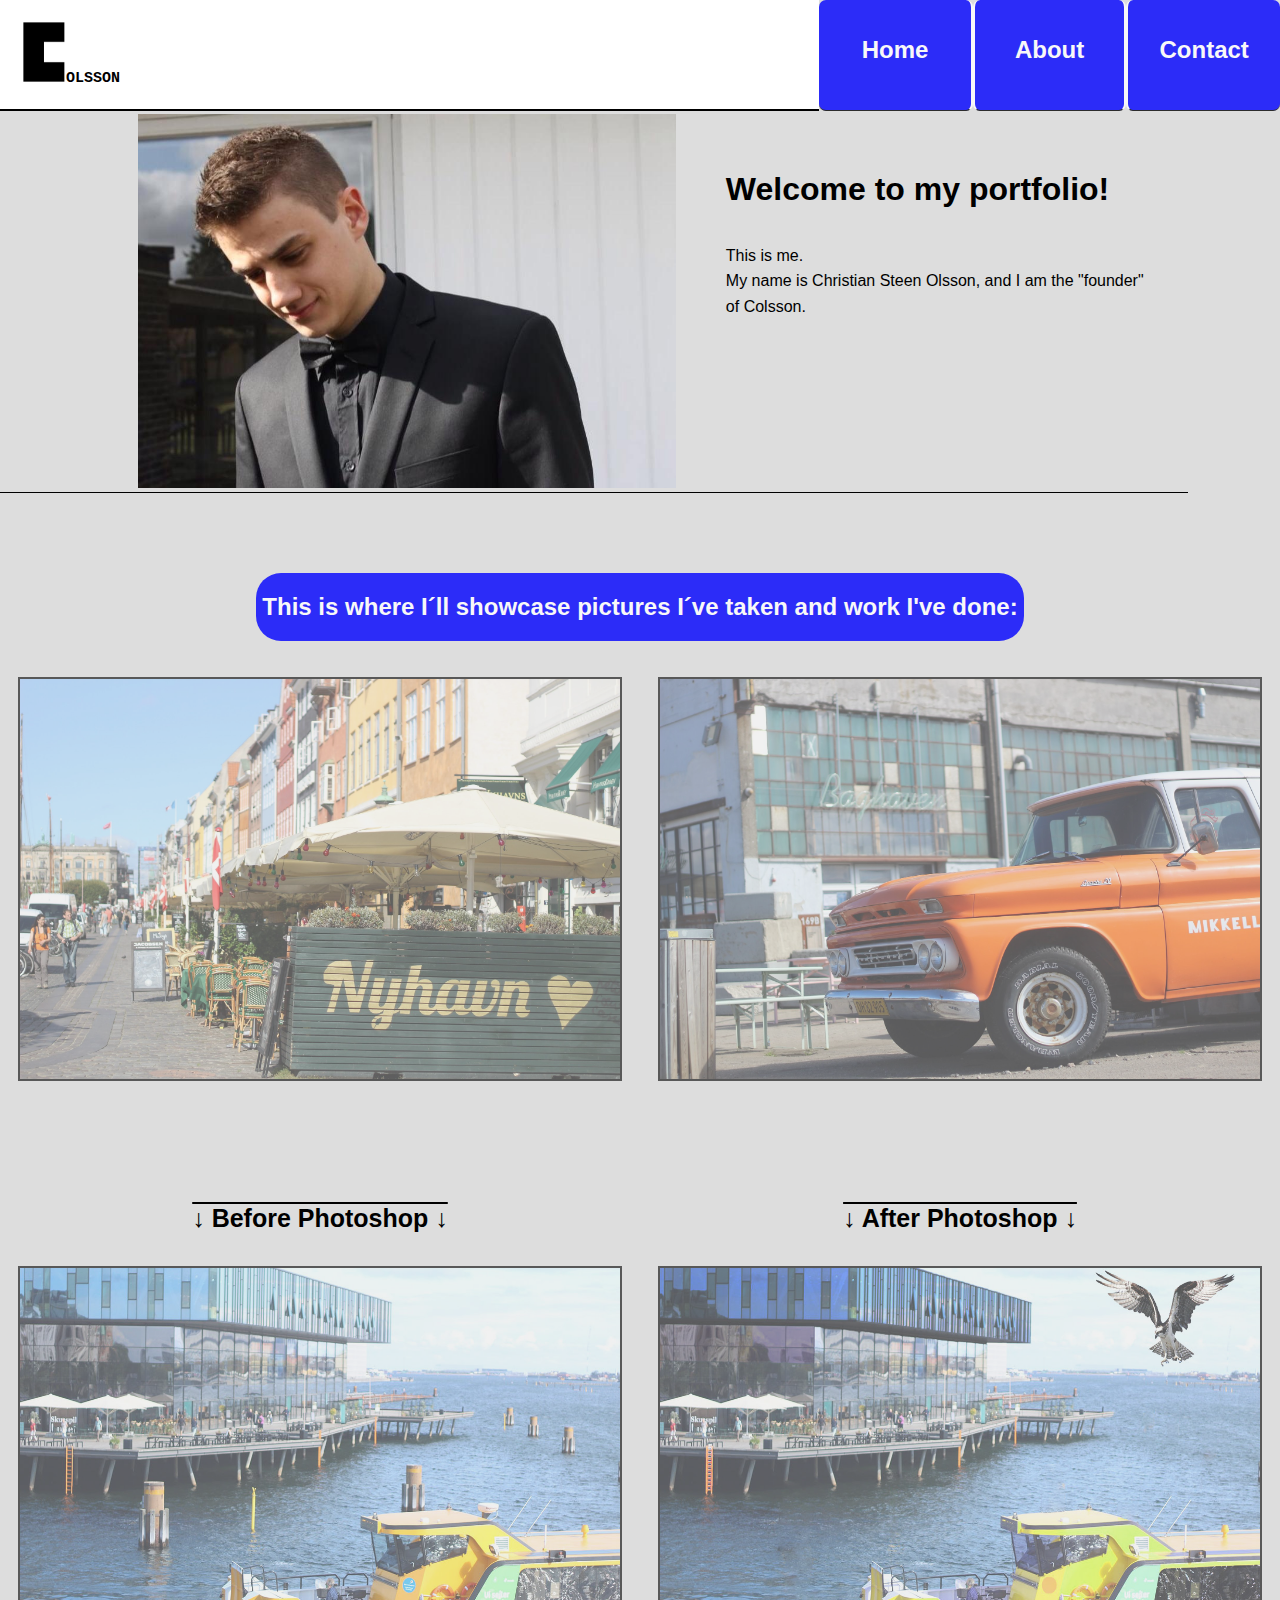
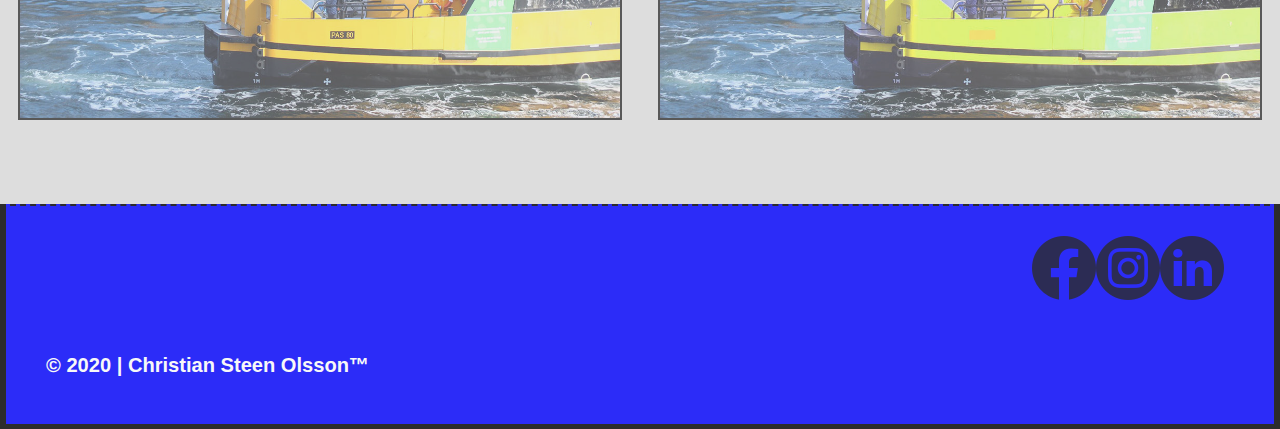
<file: index.html>
<!DOCTYPE html>
<html lang="en">
<head>
    <meta charset="UTF-8">
    <meta name="viewport" content="width=device-width, initial-scale=1">
    <title>Colsson</title>
    <link rel="stylesheet" href="main.css">
</head>
<body>
    <div class="flex-container">
        <div class="logo">
            <p><a href="index.html"><img class="loggo" src="img/loggo.png" alt="logo_capital_c"></a>OLSSON</p>
        </div>
        <div class="hjem">
            <p><a href="index.html">Home</a></p>
        </div>
        <div class="about">
            <p><a href="abouts.html">About</a></p>
        </div>
        <div class="contact">
            <p><a href="contacts.html">Contact</a></p>
        </div>
        <div class="portrait_div">
            <img class="portrait" src="img/renamed_portrait.jpg" alt="Picture of me, Christian Steen Olsson">
        </div>
        <div class="h1_div">
            <H1 class="welcome">Welcome to my portfolio!</H1>
            <p class="small_text">This is me. <br> My name is Christian Steen Olsson, and I am the "founder" of Colsson.</p>
        </div>
        <div class="empty_div"></div>
        <div class="filler_div"></div>
        <div class="showing_off">
            <H2>This is where I´ll showcase pictures I´ve taken and work I've done:</H2>
        </div>
        <div class="filler_div"></div>
        <div class="nyhavn_div">
            <a href="nyhavn.html" target="_blank"><img class="photo" src="img/nyhavn.jpg" alt="Picture of Nyhavn"></a>
        </div>
        <div class="mikkeller_div">
            <a href="bil.html" target="_blank"><img class="photo" src="img/bil.jpg" alt="Picture of orange car"></a>
        </div>
        <div class="before_ps">
            <h4 class="photo_header">↓ Before Photoshop ↓</h4>
            <a href="original_no_edits.html" target="_blank"><img class="photo" src="img/original.jpg" alt="unedited pic"></a>
        </div>
        <div class="after_ps">
            <h4 class="photo_header">↓ After Photoshop ↓</h4>
            <a href="final_edited.html" target="_blank"><img class="photo" src="img/os_edit.jpg" alt="edited pic"></a>
        </div>
        <footer class="bottom">
            <p class="social_media_links">
                <a class="fb" href="https://www.facebook.com/" target="_blank"><img src="img/fb.png" alt="facebook icon"></a><a class="insta" href="https://www.instagram.com/" target="_blank"><img src="img/insta.png" alt="instagram icon"></a><a class="link" href="https://www.linkedin.com/" target="_blank"><img src="img/link.png" alt="LinkedIn icon"></a>
            </p>
            <h6>&copy; 2020 | Christian Steen Olsson&trade;</h6>
        </footer>
    </div>
</body>
</html>
</file>
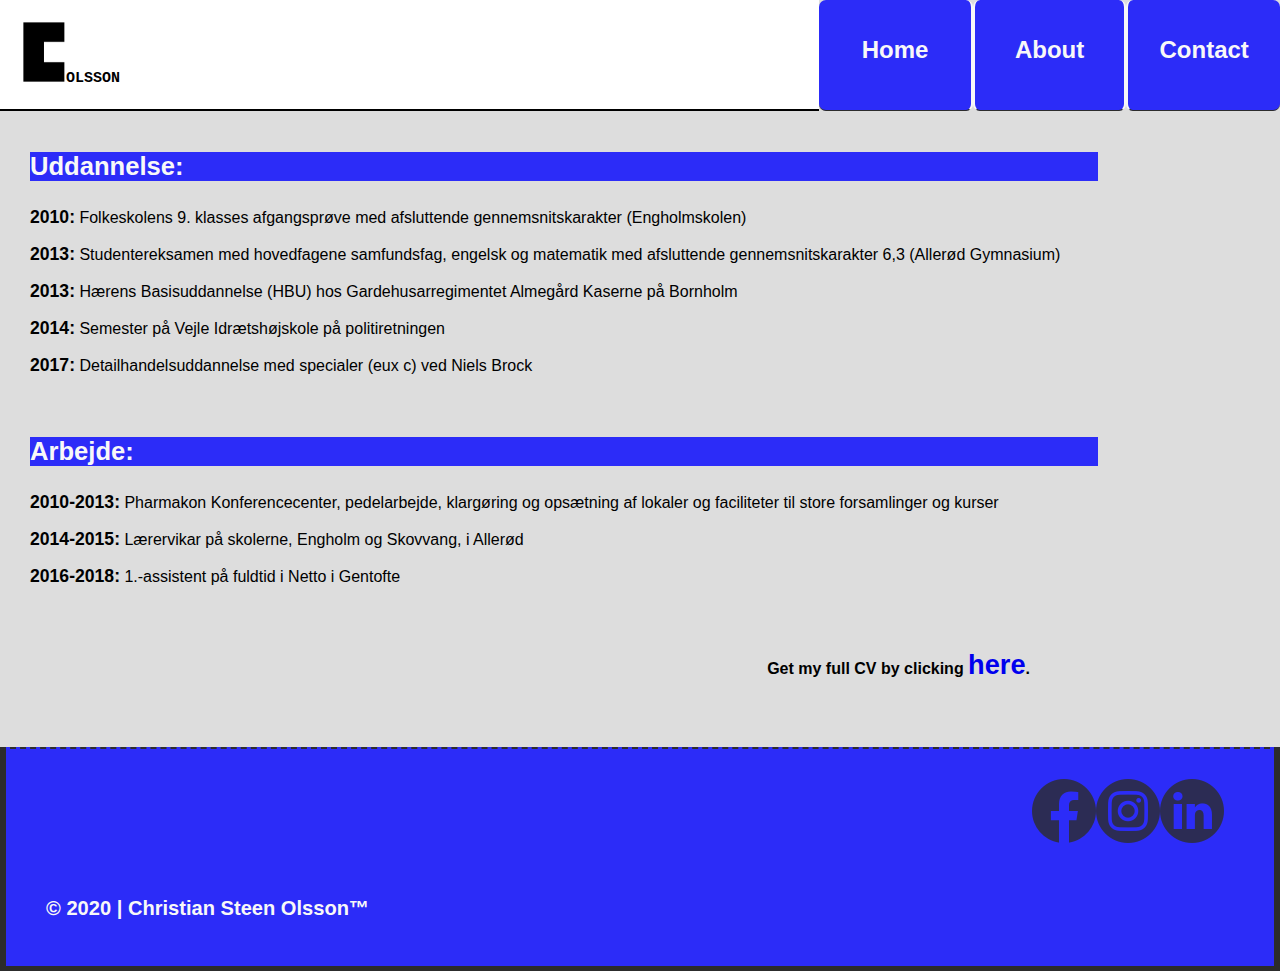
<file: abouts.html>
<!DOCTYPE html>
<html lang="en">
<head>
    <meta charset="UTF-8">
    <meta name="viewport" content="width=device-width, initial-scale=1">
    <title>About me</title>
    <link rel="stylesheet" href="main.css">
</head>
<body>
    <div class="flex-container">
        <div class="logo">
            <p><a href="index.html"><img class="loggo" src="img/loggo.png" alt="logo_capital_c"></a>OLSSON</p>
        </div>
        <div class="hjem">
            <p><a href="index.html">Home</a></p>
        </div>
        <div class="about">
            <p><a href="abouts.html">About</a></p>
        </div>
        <div class="contact">
            <p><a href="contacts.html">Contact</a></p>
        </div>
        <section class="uddannelses_sektionen">
            <h3>Uddannelse:</h3>
            <p><strong class="normale">2010:</strong> Folkeskolens 9. klasses afgangsprøve med afsluttende gennemsnitskarakter (Engholmskolen)</p>
            <p><strong class="normale">2013:</strong> Studentereksamen med hovedfagene samfundsfag, engelsk og matematik med afsluttende gennemsnitskarakter 6,3 (Allerød Gymnasium)</p>
            <p><strong class="normale">2013:</strong> Hærens Basisuddannelse (HBU) hos Gardehusarregimentet Almegård Kaserne på Bornholm</p>
            <p><strong class="normale">2014:</strong> Semester på Vejle Idrætshøjskole på politiretningen</p>
            <p><strong class="normale">2017:</strong> Detailhandelsuddannelse med specialer (eux c) ved Niels Brock</p>
        </section>
        <section class="arbejds_sektionen">
            <h3>Arbejde:</h3>
            <p><strong class="normale">2010-2013:</strong> Pharmakon Konferencecenter, pedelarbejde, klargøring og opsætning af lokaler og faciliteter til store forsamlinger og kurser</p>
            <p><strong class="normale">2014-2015:</strong> Lærervikar på skolerne, Engholm og Skovvang, i Allerød</p>
            <p><strong class="normale">2016-2018:</strong> 1.-assistent på fuldtid i Netto i Gentofte</p>
        </section>
        <div class="extra_line">
            <p>Get my full CV by clicking <a href="pdf/christian_steen_olsson_2020_cv.pdf">here</a>.</p>
        </div>
        <footer class="bottom">
            <p class="social_media_links">
                <a class="fb" href="https://www.facebook.com/" target="_blank"><img src="img/fb.png" alt="facebook icon"></a><a class="insta" href="https://www.instagram.com/" target="_blank"><img src="img/insta.png" alt="instagram icon"></a><a class="link" href="https://www.linkedin.com/" target="_blank"><img src="img/link.png" alt="LinkedIn icon"></a>
            </p>
            <h6>&copy; 2020 | Christian Steen Olsson&trade;</h6>
        </footer>
    </div>
</body>
</html>
</file>
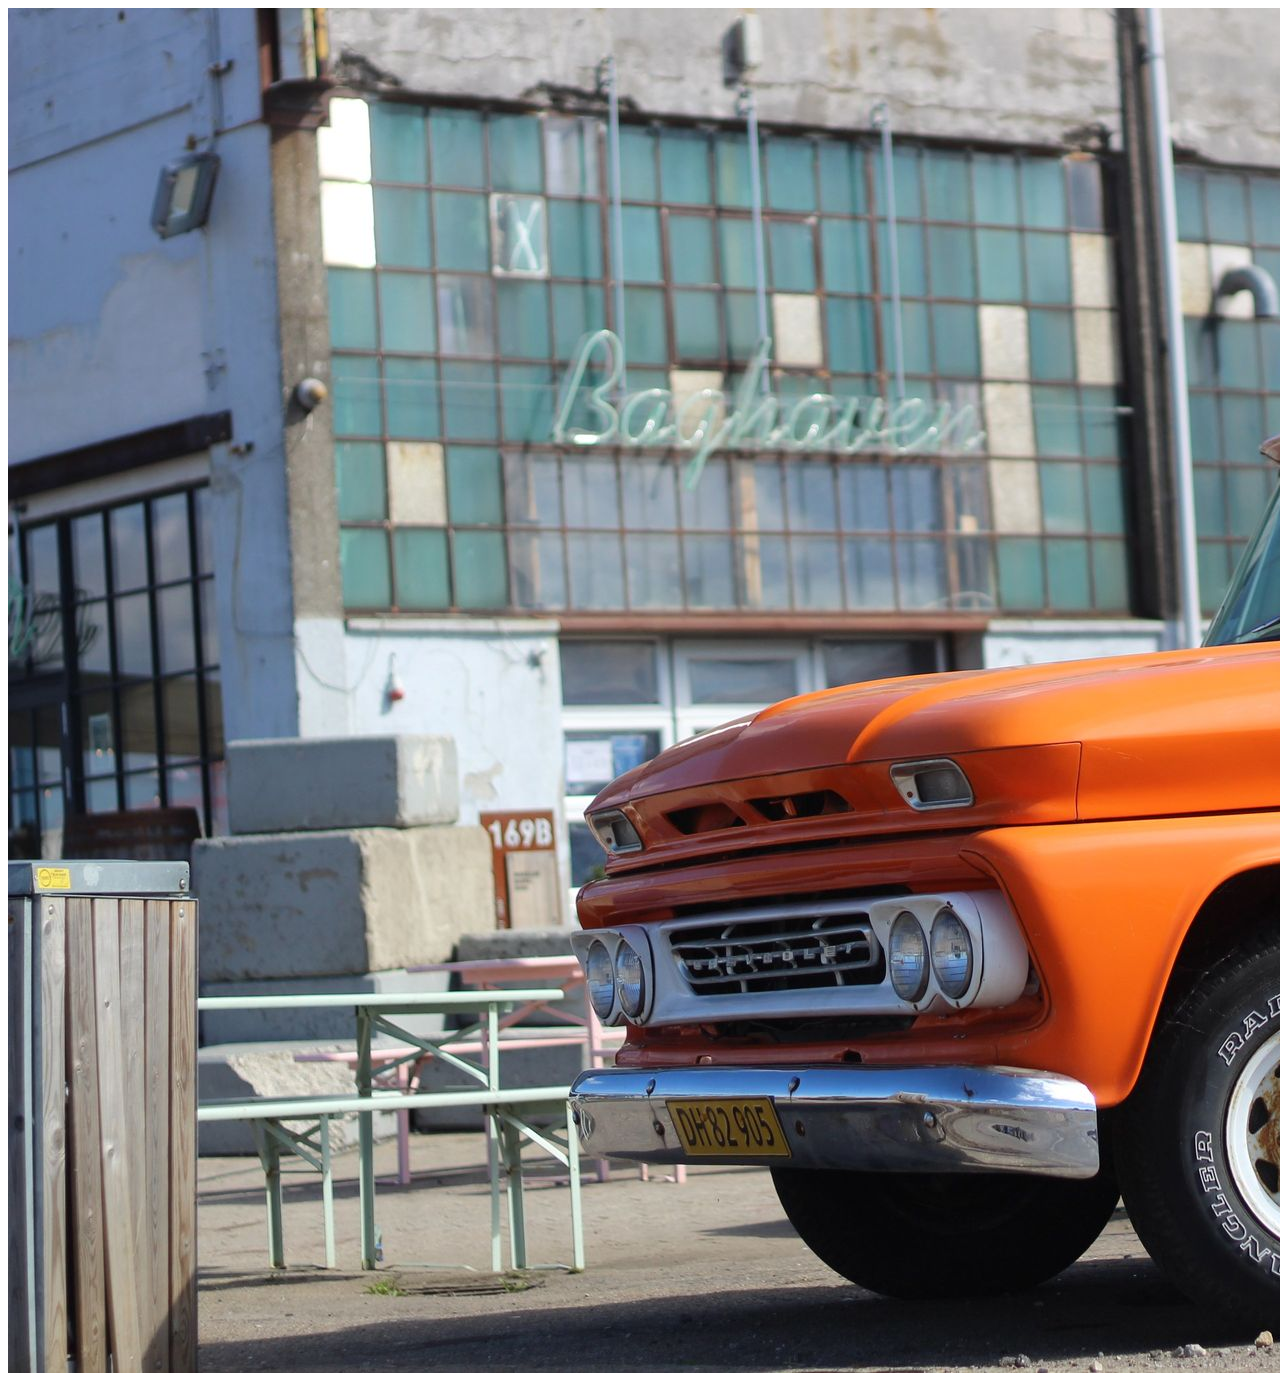
<file: bil.html>
<!DOCTYPE html>
<html lang="en">
<head>
    <meta charset="UTF-8">
    <meta name="viewport" content="width=device-width, initial-scale=1.0">
    <title>Orange Car</title>
</head>
<body>
    <img src="img/bil.jpg" alt="Picture of car">
</body>
</html>
</file>
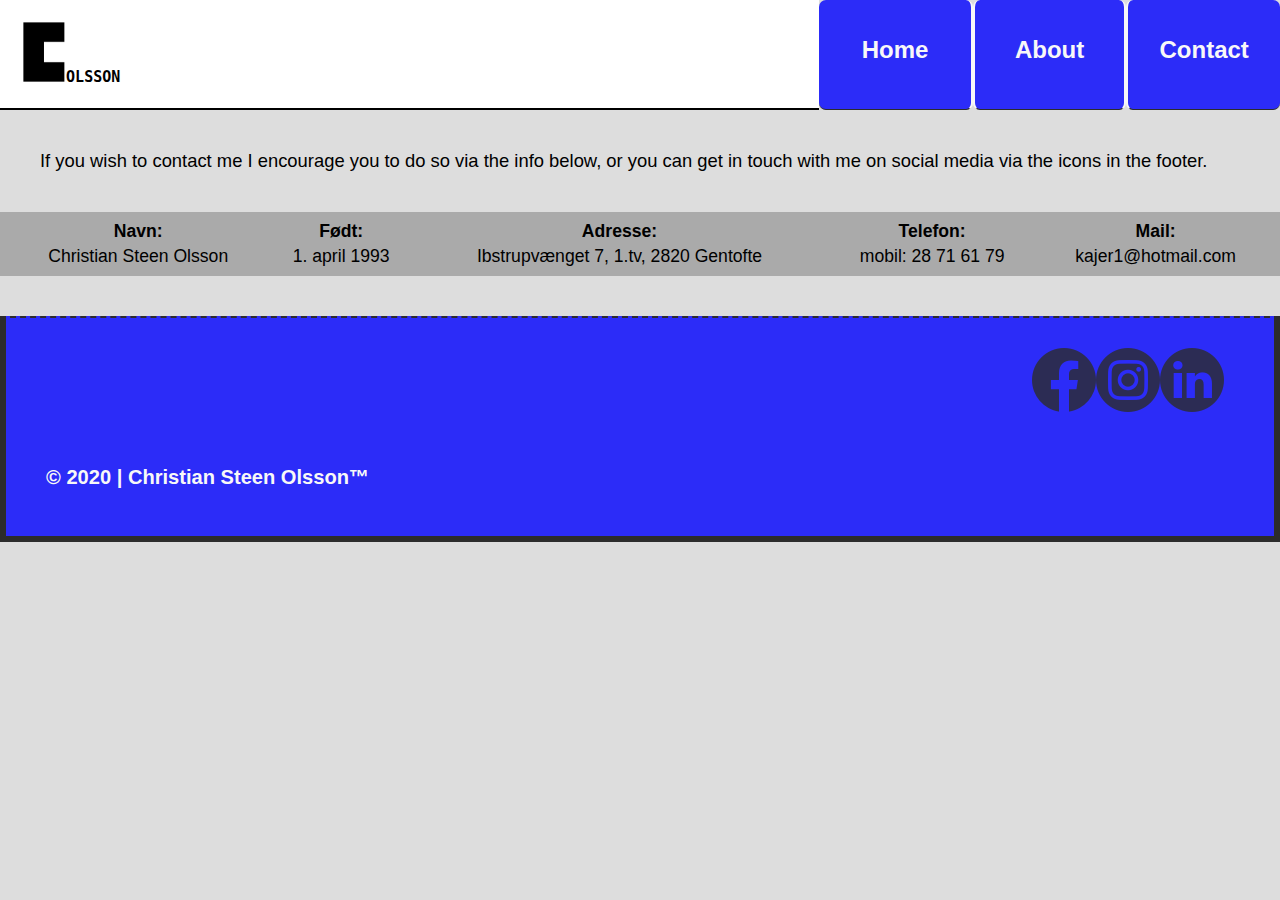
<file: contacts.html>
<!DOCTYPE html>
<html lang="en">
<head>
    <meta charset="UTF-8">
    <meta name="viewport" content="width=device-width, initial-scale=1">
    <title>Contacts</title>
    <link rel="stylesheet" href="main.css">
</head>
<body>
    <div class="flex-container">
        <div class="logo">
            <p><a href="index.html"><img class="loggo" src="img/loggo.png" alt="logo_capital_c"></a>OLSSON</p>
        </div>
        <div class="hjem">
            <p><a href="index.html">Home</a></p>
        </div>
        <div class="about">
            <p><a href="abouts.html">About</a></p>
        </div>
        <div class="contact">
            <p><a href="contacts.html">Contact</a></p>
        </div>
        <p class="just_a_p">If you wish to contact me I encourage you to do so via the info below, or you can get in touch with me on social media via the icons in the footer.</p>
        <table>
            <tr>
                <th>Navn:</th>
                <th>Født:</th>
                <th>Adresse:</th>
                <th>Telefon:</th>
                <th>Mail:</th>
            </tr>
            <tr>
                <td>Christian Steen Olsson</td>
                <td>1. april 1993</td>
                <td>Ibstrupvænget 7, 1.tv, 2820 Gentofte</td>
                <td>mobil: 28 71 61 79</td>
                <td>kajer1@hotmail.com</td>
            </tr>
        </table>
        <footer class="bottom">
            <p class="social_media_links">
                <a class="fb" href="https://www.facebook.com/" target="_blank"><img src="img/fb.png" alt="facebook icon"></a><a class="insta" href="https://www.instagram.com/" target="_blank"><img src="img/insta.png" alt="instagram icon"></a><a class="link" href="https://www.linkedin.com/" target="_blank"><img src="img/link.png" alt="LinkedIn icon"></a>
            </p>
            <h6>&copy; 2020 | Christian Steen Olsson&trade;</h6>
        </footer>
    </div>
</body>
</html>
</file>
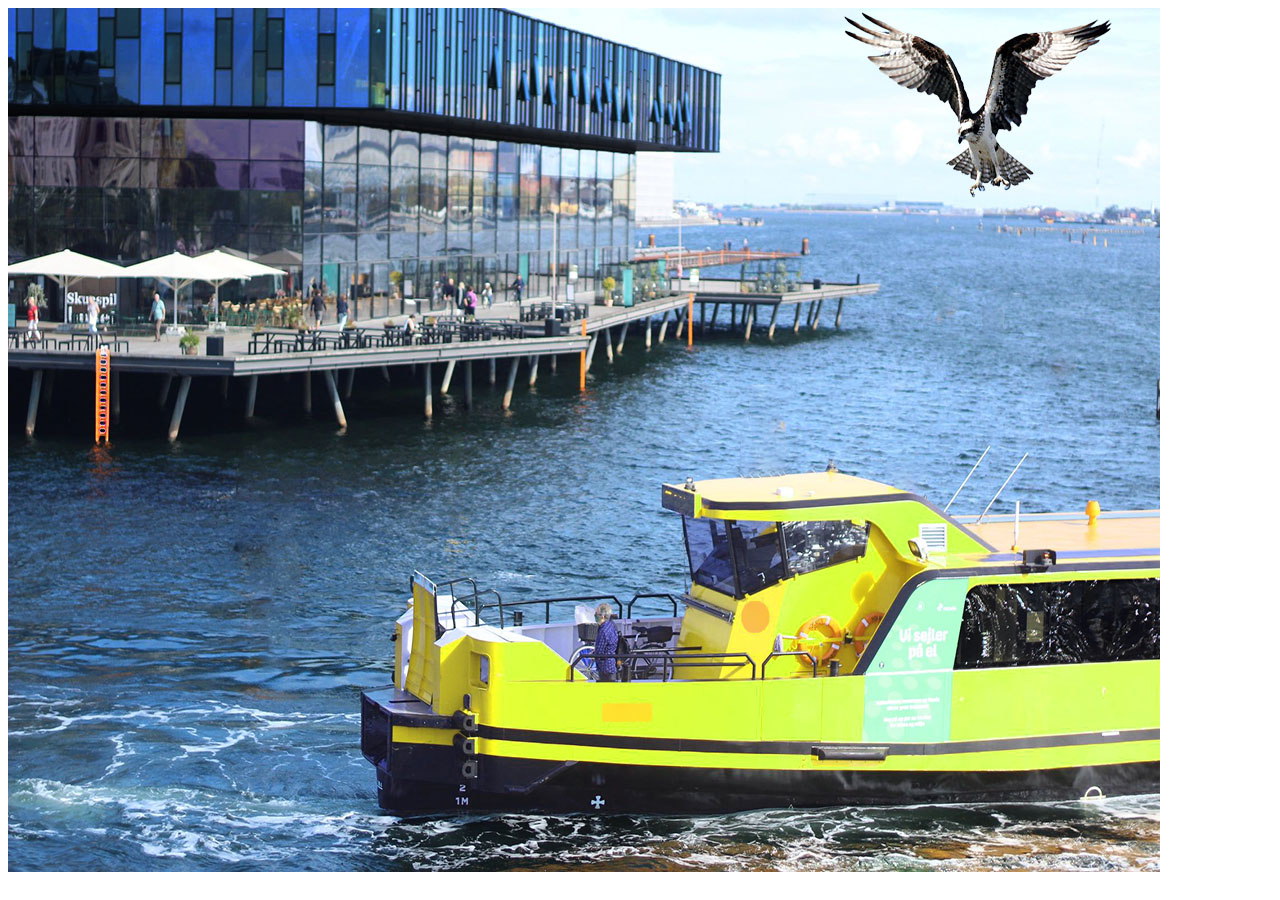
<file: final_edited.html>
<!DOCTYPE html>
<html lang="en">
<head>
    <meta charset="UTF-8">
    <meta name="viewport" content="width=device-width, initial-scale=1.0">
    <title>Edited</title>
</head>
<body>
    <img src="img/os_edit.jpg" alt="Edited version">
</body>
</html>
</file>
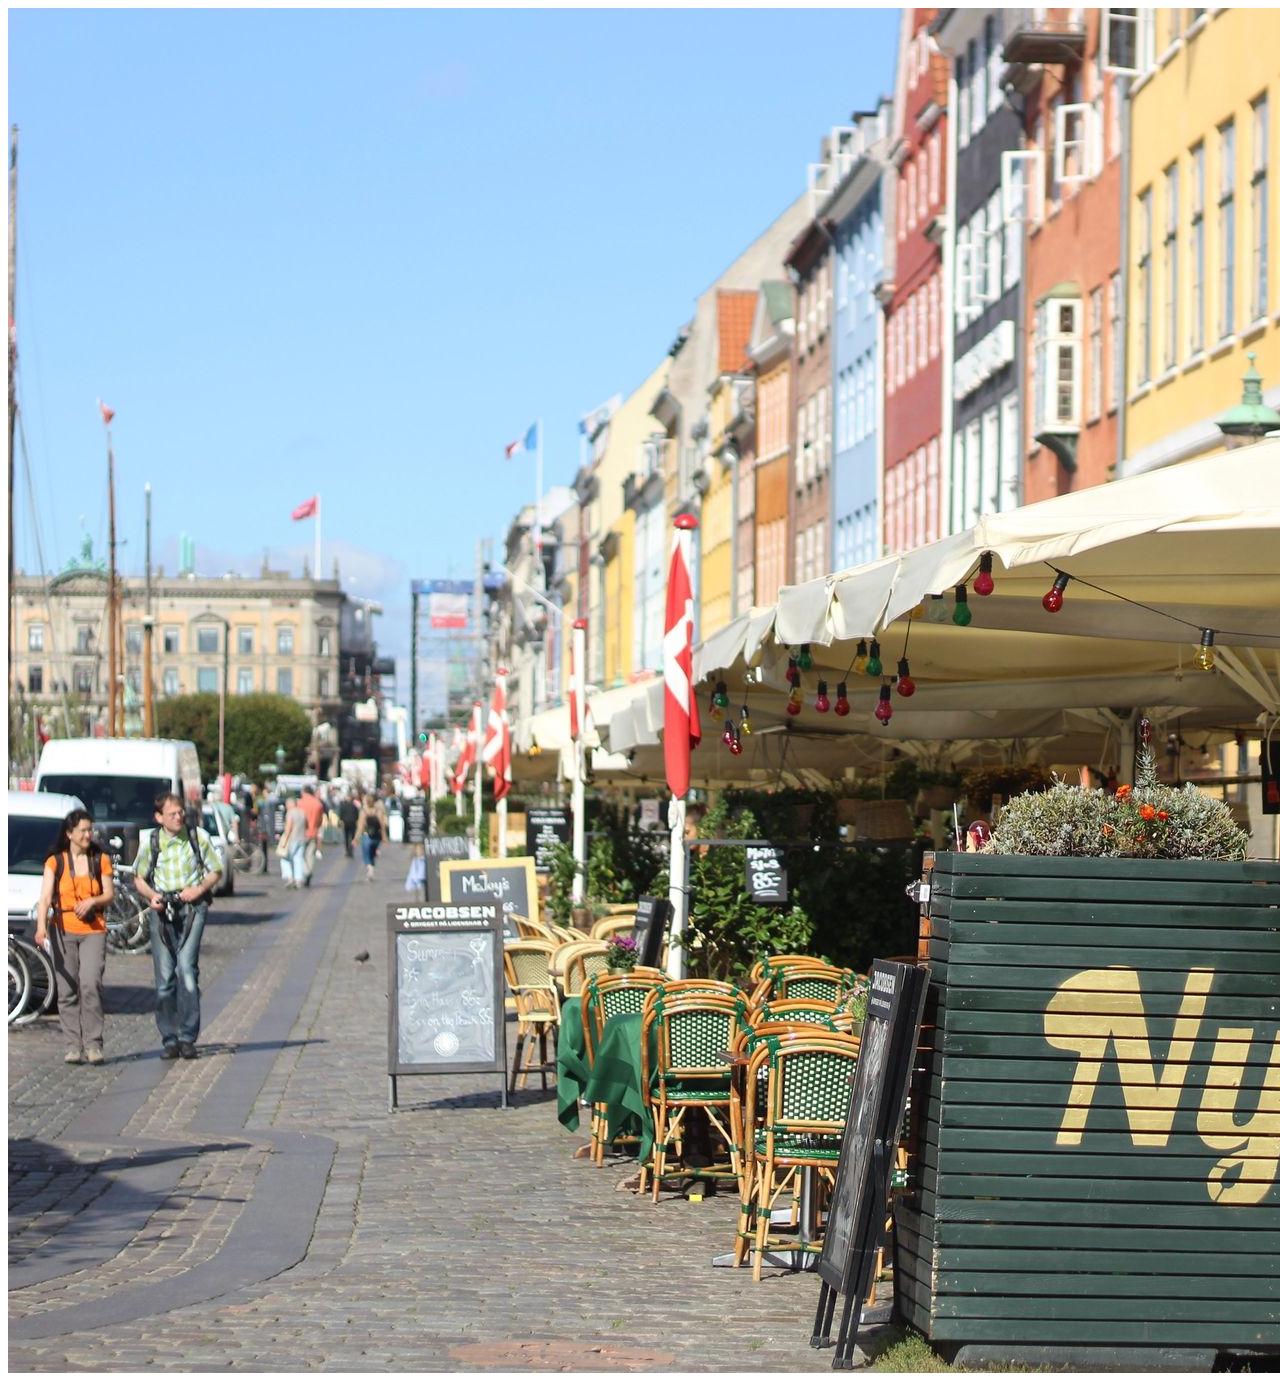
<file: nyhavn.html>
<!DOCTYPE html>
<html lang="en">
<head>
    <meta charset="UTF-8">
    <meta name="viewport" content="width=device-width, initial-scale=1.0">
    <title>Nyhavn</title>
</head>
<body>
    <img src="img/nyhavn.jpg" alt="Picture of Nyhavn">
</body>
</html>
</file>
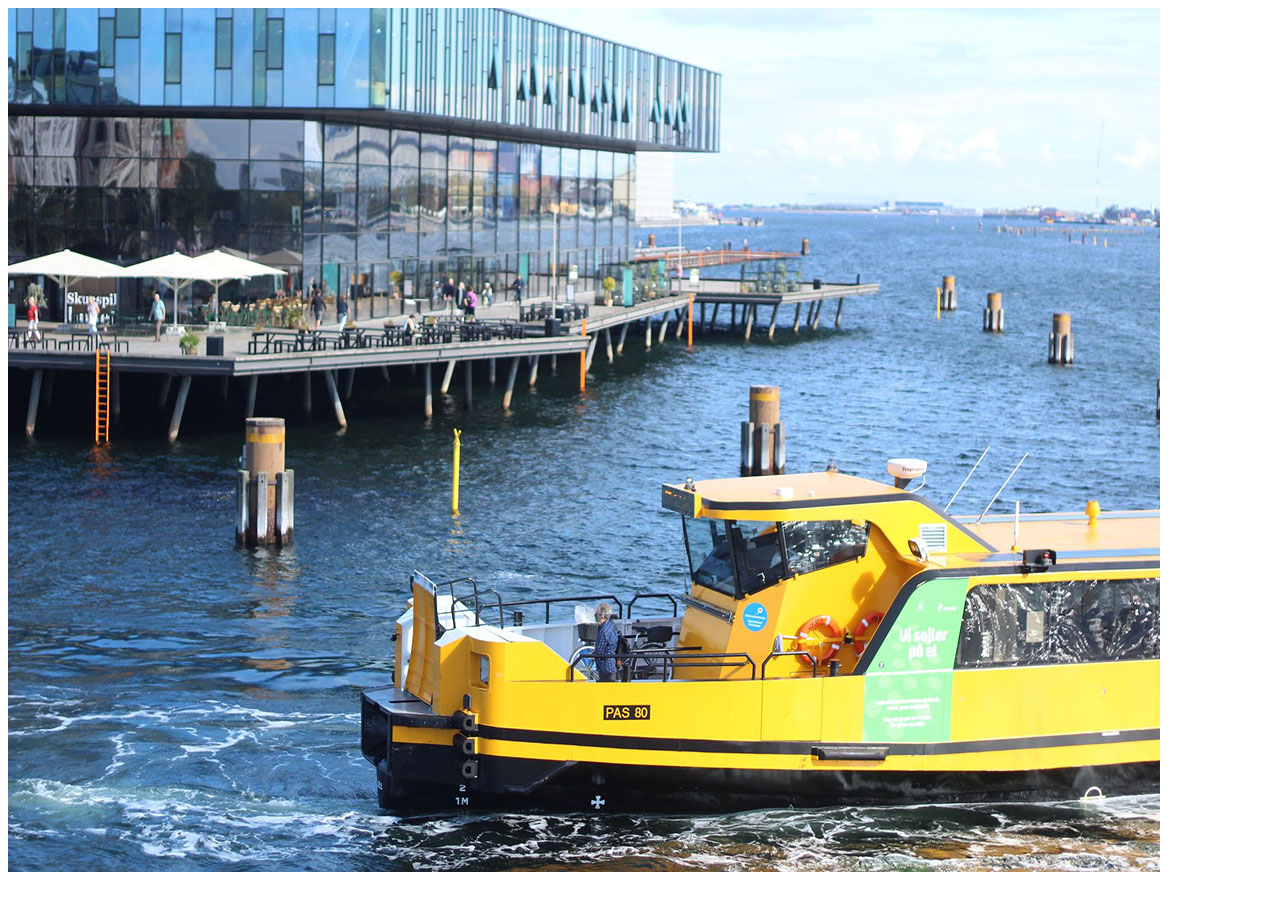
<file: original_no_edits.html>
<!DOCTYPE html>
<html lang="en">
<head>
    <meta charset="UTF-8">
    <meta name="viewport" content="width=device-width, initial-scale=1.0">
    <title>Original / Unedited</title>
</head>
<body>
    <img src="img/original.jpg" alt="Unedited version">
</body>
</html>
</file>
<file: main.css>
* {
    box-sizing: border-box;
}
.flex-container {
    display: flex;
    flex-wrap: wrap;
    position: absolute;
    top: 0;
    left: 0;
    right: 0;
    font-family: Arial, Helvetica, sans-serif;
}
.logo {
    padding: 7px;
    width: 64%;
    border-bottom: solid 2px black;
    background-color: white;
    font-family: monospace;
    font-size: 15px;
    font-weight: bolder;
}
.hjem {
    padding: 20px;
    width: 12%;
    text-align: center;
    border-right: solid 2px white;
    border-bottom: solid 1px black;
    background-color: blue;
    border-radius: 7px;
    opacity: 0.8;
}
.about {
    padding: 20px;
    width: 12%;
    text-align: center;
    border-right: solid 2px white;
    border-left: solid 2px white;
    border-bottom: solid 1px black;
    background-color: blue;
    border-radius: 7px;
    opacity: 0.8;
}
.contact {
    padding: 20px;
    width: 12%;
    text-align: center;
    border-left: solid 2px white;
    border-bottom: solid 1px black;
    background-color: blue;
    border-radius: 7px;
    opacity: 0.8;
}
body {
    background-color: #dddddd;
}
.loggo {
    margin-left: 2%;
    width: 43px;
}
.hjem a {
    color: white;
    text-decoration: none;
    font-family: Arial, Helvetica, sans-serif;
    font-weight: bolder;
    font-size: 150%;
}
.hjem a:hover {
    font-size: 200%;
}
.about a {
    color: white;
    text-decoration: none;
    font-family: Arial, Helvetica, sans-serif;
    font-weight: bolder;
    font-size: 150%;
}
.about a:hover {
    font-size: 200%;
}
.contact a {
    color: white;
    text-decoration: none;
    font-family: Arial, Helvetica, sans-serif;
    font-weight: bolder;
    font-size: 150%;
}
.contact a:hover {
    font-size: 200%;
}
.portrait_div {
    width: 60%;
    margin-right: -7.2%;
    border-bottom: 1px solid black;
    margin-top: 3px;
}
.h1_div {
    padding: 35px;
    width: 40%;
    text-align: left;
    border-bottom: 1px solid black;
    margin-top: 3px;
}
.portrait {
    width: 70%;
    margin-left: 18%;
}
.welcome {
    padding-left: 15px;
}
.small_text {
    padding-left: 15px;
    margin-top: 35px;
    line-height: 160%;
}
.empty_div {
    width: 100%;
    padding: 40px;
}
.showing_off {
    width: 60%;
    background-color: blue;
    text-align: center;
    color: white;
    border-radius: 25px;
    opacity: 0.8;
}
.filler_div {
    width: 20%;
}
.nyhavn_div, .mikkeller_div {
    width: 50%;
    padding: 18px;
    margin-top: 18px;
}
.photo {
    width: 100%;
    border: solid 2px black;
    opacity: 0.6;
}
.photo:hover {
    opacity: 1;
}
.before_ps, .after_ps {
    width: 50%;
    text-align: center;
    text-decoration: overline;
    margin-top: 50px;
    margin-bottom: 60px;
    padding: 18px;
    font-size: 25px;
}
footer {
    background-color: blue;
    border-left: 6px solid black;
    border-right: 6px solid black;
    border-bottom: 6px solid black;
    border-top: 2px dashed black;
    width: 100%;
    opacity: 0.8;
    font-weight: bolder;
    color: white;
    font-size: 30px;
}
footer h6 {
    margin-left: 40px;
    text-align: left;
}
.social_media_links {
    text-align: right;
    margin-right: 50px;
}
.fb, .insta, .link {
    opacity: 0.8;
}
.fb:hover, .insta:hover, .link:hover {
    opacity: 1;
}
table {
    width: 100%;
    text-align: center;
    background-color: #aaaaaa;
    padding: 6px;
    font-size: 110%;
    margin-bottom: 40px;
}
.uddannelses_sektionen {
    width: 100%;
    margin-left: 30px;
    margin-top: 15px;
    margin-right: 182px;
}
.arbejds_sektionen {
    width: 100%;
    margin-left: 30px;
    margin-top: 20px;
    margin-right: 182px;
}
.extra_line {
    width: 100%;
    margin-top: 30px;
    margin-bottom: 50px;
    margin-right: 250px;
    text-align: right;
    font-weight: bolder;
}
.extra_line a {
    text-decoration: none;
    font-size: 170%;
}
.normale {
    font-size: 110%;
}
h3 {
    font-size: 160%;
    background-color: blue;
    opacity: 0.8;
    color: white;
}
.just_a_p {
    width: 100%;
    margin-top: 30px;
    margin-bottom: 30px;
    margin-left: 30px;
    padding: 10px;
    font-size: 115%;
}
@media screen and (max-width: 800px) {
    .logo, .hjem, .about, .contact, .portrait_div, .h1_div, .showing_off, .empty_div, .filler_div, .mikkeller_div, .nyhavn_div, .before_ps, .after_ps, .bottom, .uddannelses_sektionen, .arbejds_sektionen, .extra_line {
        width: 100%;
    }
}
</file>
